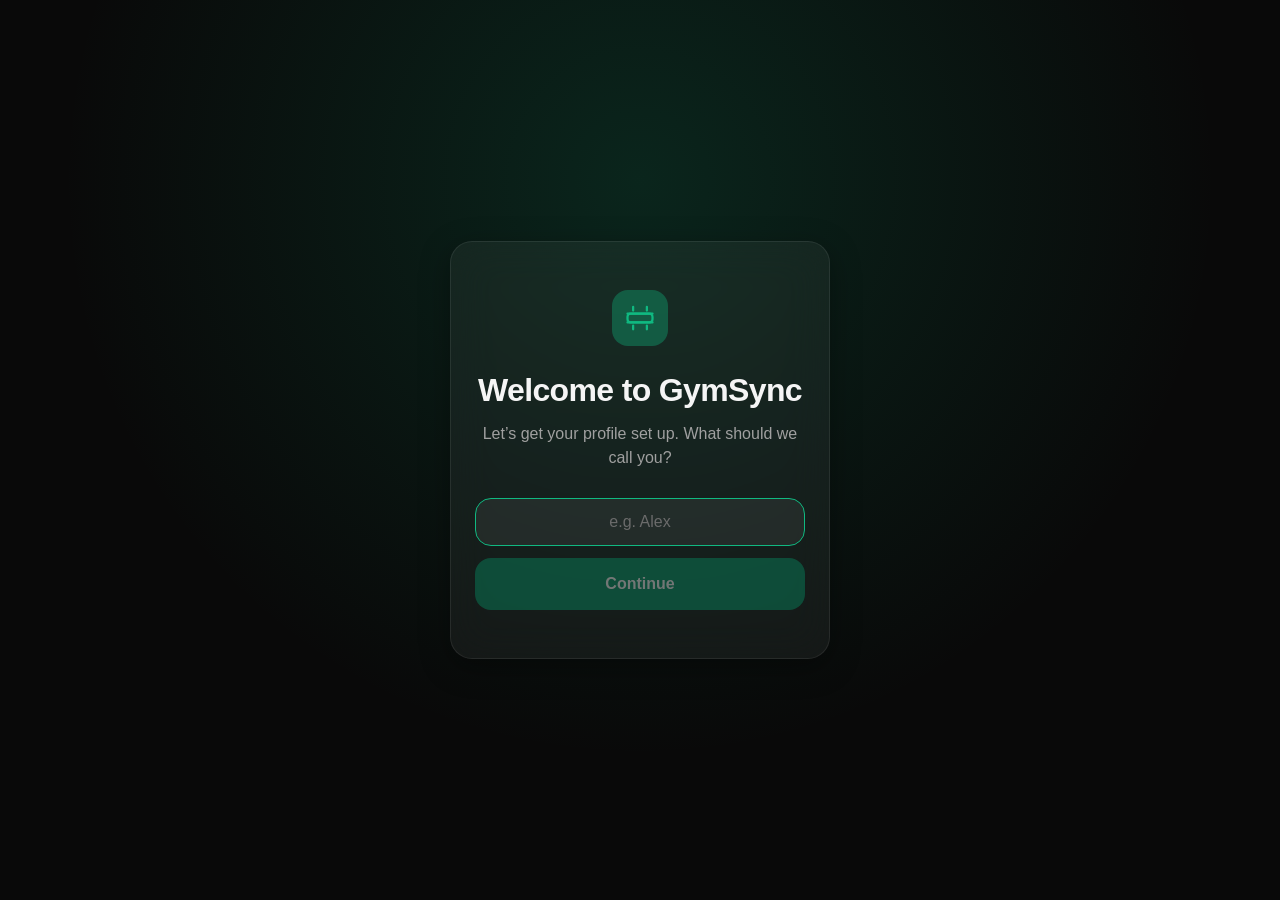
<file: index.html>
<!DOCTYPE html>
<html lang="en">
<head>
  <meta charset="UTF-8" />
  <meta name="viewport" content="width=device-width, initial-scale=1.0, viewport-fit=cover" />
  <meta name="theme-color" content="#090909" />
  <title>GymSync</title>
  <meta name="description" content="GymSync is a free vanilla HTML/CSS/JS fitness tracker: build custom routines, log sets with a rest timer, and watch your progress with personal records and charts. No account needed, your data stays on your device." />
  <meta property="og:title" content="GymSync" />
  <meta property="og:description" content="Free vanilla HTML/CSS/JS fitness tracker: custom routines, set logging with rest timer, personal records and progress charts. No account needed." />
  <meta property="og:type" content="website" />
  <meta property="og:url" content="https://gymsyncs.vercel.app/" />
  <meta name="twitter:card" content="summary" />
  <link rel="icon" type="image/svg+xml" href="assets/logo.svg" />
  <link rel="stylesheet" href="style.css" />
</head>
<body>

  <!-- ============ FIRST LAUNCH ============ -->
  <!-- Shown once, only when no name is saved yet. script.js decides visibility
       synchronously before first paint, so returning users never see a flash. -->
  <div class="onboarding" id="onboarding" hidden>
    <div class="onboarding__card fade-in">
      <span class="onboarding__logo" aria-hidden="true">
        <svg viewBox="0 0 24 24" width="30" height="30" fill="none" xmlns="http://www.w3.org/2000/svg">
          <path d="M6.5 3v3M6.5 18v3M17.5 3v3M17.5 18v3M2 8.5h20M2 15.5h20" stroke="currentColor" stroke-width="1.8" stroke-linecap="round"/>
          <rect x="2" y="8.5" width="20" height="7" rx="2.5" stroke="currentColor" stroke-width="1.8"/>
        </svg>
      </span>

      <h1>Welcome to GymSync</h1>
      <p>Let&rsquo;s get your profile set up. What should we call you?</p>

      <form id="onboardingForm" class="onboarding__form" novalidate>
        <label class="onboarding__label" for="nameInput">Your name</label>
        <input
          class="onboarding__input"
          type="text"
          id="nameInput"
          name="name"
          placeholder="e.g. Alex"
          maxlength="30"
          autocomplete="name"
          autofocus
          required
        />
        <button class="onboarding__button" type="submit" id="continueBtn" disabled>
          Continue
        </button>
      </form>
    </div>
  </div>

  <!-- ============ WORKOUT SUMMARY ============ -->
  <!-- Shown after Finish Workout. Populated and revealed by WorkoutScreen.finishWorkout(). -->
  <div class="summary-overlay" id="workoutSummary" hidden>
    <div class="summary-card fade-in">
      <span class="summary-card__icon" aria-hidden="true">&#127881;</span>
      <h1>Workout Complete!</h1>
      <p class="summary-card__split" id="summarySplit">&mdash;</p>

      <div class="summary-stats">
        <div class="summary-stat">
          <p class="summary-stat__value stat-number" id="summaryDuration">00:00</p>
          <p class="summary-stat__label">Duration</p>
        </div>
        <div class="summary-stat">
          <p class="summary-stat__value stat-number" id="summaryExercises">0/0</p>
          <p class="summary-stat__label">Exercises</p>
        </div>
        <div class="summary-stat">
          <p class="summary-stat__value stat-number" id="summaryCalories">0</p>
          <p class="summary-stat__label">Calories</p>
        </div>
      </div>

      <p class="summary-card__note">Great work &mdash; your progress has been saved.</p>

      <button class="summary-card__done" id="summaryDoneBtn" type="button">Done</button>
    </div>
  </div>

  <!-- App shell: header only shows on desktop sidebar layout -->
  <div class="app">

    <!-- ============ NAVIGATION ============ -->
    <!-- Same markup serves as bottom tab bar on mobile and left sidebar on desktop -->
    <nav class="nav" aria-label="Primary">
      <div class="nav__brand">
        <span class="nav__logo" aria-hidden="true">
          <svg viewBox="0 0 24 24" width="22" height="22" fill="none" xmlns="http://www.w3.org/2000/svg">
            <path d="M6.5 3v3M6.5 18v3M17.5 3v3M17.5 18v3M2 8.5h20M2 15.5h20" stroke="currentColor" stroke-width="1.8" stroke-linecap="round"/>
            <rect x="2" y="8.5" width="20" height="7" rx="2.5" stroke="currentColor" stroke-width="1.8"/>
          </svg>
        </span>
        <span class="nav__brand-text"><a href="https://gymsyncs.vercel.app/"> GymSync</a></span>
      </div>

      <ul class="nav__list" id="navList">
        <li class="nav__item">
          <button class="nav__link is-active" data-view="home" type="button">
            <span class="nav__icon" aria-hidden="true">
              <svg viewBox="0 0 24 24" width="22" height="22" fill="none" xmlns="http://www.w3.org/2000/svg">
                <path d="M4 11.5 12 4l8 7.5" stroke="currentColor" stroke-width="1.8" stroke-linecap="round" stroke-linejoin="round"/>
                <path d="M6 10v9a1 1 0 0 0 1 1h4v-6h2v6h4a1 1 0 0 0 1-1v-9" stroke="currentColor" stroke-width="1.8" stroke-linecap="round" stroke-linejoin="round"/>
              </svg>
            </span>
            <span class="nav__label">Home</span>
          </button>
        </li>
        <li class="nav__item">
          <button class="nav__link" data-view="workout" type="button">
            <span class="nav__icon" aria-hidden="true">
              <svg viewBox="0 0 24 24" width="22" height="22" fill="none" xmlns="http://www.w3.org/2000/svg">
                <path d="M2.5 12h2M19.5 12h2M4.5 12h3M16.5 12h3M7.5 8v8M16.5 8v8" stroke="currentColor" stroke-width="1.8" stroke-linecap="round"/>
              </svg>
            </span>
            <span class="nav__label">Workout</span>
          </button>
        </li>
        <li class="nav__item">
          <button class="nav__link" data-view="history" type="button">
            <span class="nav__icon" aria-hidden="true">
              <svg viewBox="0 0 24 24" width="22" height="22" fill="none" xmlns="http://www.w3.org/2000/svg">
                <path d="M3 12a9 9 0 1 0 3-6.7" stroke="currentColor" stroke-width="1.8" stroke-linecap="round"/>
                <path d="M3 4v4h4" stroke="currentColor" stroke-width="1.8" stroke-linecap="round" stroke-linejoin="round"/>
                <path d="M12 8v4.5l3 2" stroke="currentColor" stroke-width="1.8" stroke-linecap="round" stroke-linejoin="round"/>
              </svg>
            </span>
            <span class="nav__label">History</span>
          </button>
        </li>
        <li class="nav__item">
          <button class="nav__link" data-view="profile" type="button">
            <span class="nav__icon" aria-hidden="true">
              <svg viewBox="0 0 24 24" width="22" height="22" fill="none" xmlns="http://www.w3.org/2000/svg">
                <circle cx="12" cy="8" r="3.4" stroke="currentColor" stroke-width="1.8"/>
                <path d="M4.5 19.5c1.6-3.2 4.4-4.8 7.5-4.8s5.9 1.6 7.5 4.8" stroke="currentColor" stroke-width="1.8" stroke-linecap="round"/>
              </svg>
            </span>
            <span class="nav__label">Profile</span>
          </button>
        </li>

        <!-- Signature element: glowing pill that glides to the active tab -->
        <span class="nav__indicator" id="navIndicator" aria-hidden="true"></span>
      </ul>
    </nav>

    <!-- ============ MAIN CONTENT ============ -->
    <main class="main" id="main">
      <div class="view" id="view-home" data-view-panel="home">
        <!-- Greeting + live date/time -->
        <header class="dash-header fade-in">
          <h1 id="greeting">Welcome back</h1>
          <p class="dash-header__meta">
            <span id="currentDay">&mdash;</span>
            <span class="dash-header__dot" aria-hidden="true">&bull;</span>
            <span id="currentDate">&mdash;</span>
            <span class="dash-header__dot" aria-hidden="true">&bull;</span>
            <span id="liveClock" class="stat-number">&mdash;</span>
          </p>
        </header>

        <!-- Today's split -->
        <section class="card split-card fade-in" id="splitCard">
          <p class="split-card__label">Today&rsquo;s Workout</p>
          <p class="split-card__name" id="splitName">&mdash;</p>
          <p class="split-card__sub" id="splitSub">Loading your split&hellip;</p>
        </section>

        <!-- Quick stats -->
        <section class="stat-grid fade-in">
          <div class="card stat-card">
            <span class="stat-card__icon" aria-hidden="true">🔥</span>
            <p class="stat-card__value stat-number" id="statStreak">0</p>
            <p class="stat-card__label">Day Streak</p>
          </div>
          <div class="card stat-card">
            <span class="stat-card__icon" aria-hidden="true">✅</span>
            <p class="stat-card__value stat-number" id="statCompleted">0/0</p>
            <p class="stat-card__label">This Week</p>
          </div>
          <div class="card stat-card stat-card--wide">
            <span class="stat-card__icon" aria-hidden="true">🕓</span>
            <p class="stat-card__value" id="statLastWorkout">No workouts yet</p>
            <p class="stat-card__label">Last Workout</p>
          </div>
        </section>

        <!-- Motivational quote -->
        <section class="card quote-card fade-in">
          <p class="quote-card__text" id="quoteText">&mdash;</p>
          <p class="quote-card__author" id="quoteAuthor"></p>
        </section>

        <!-- Primary CTA -->
        <button class="start-workout-btn" id="startWorkoutBtn" type="button">
          Start Workout
        </button>
      </div>

      <div class="view" id="view-workout" data-view-panel="workout" hidden>
        <!-- Rest day: no workout scheduled -->
        <div class="card rest-state fade-in" id="workoutRestState" hidden>
          <span class="rest-state__icon" aria-hidden="true">&#127769;</span>
          <h1>Rest Day</h1>
          <p>Nothing scheduled today &mdash; recovery is part of process.</p>
        </div>

        <!-- Active workout -->
        <div id="workoutActiveState">
          <header class="workout-header fade-in">
            <div>
              <p class="workout-header__label" id="workoutSplitLabel">&mdash;</p>
              <h1 id="workoutSplitTitle">Workout</h1>
            </div>
            <div class="workout-timer">
              <span class="workout-timer__dot" aria-hidden="true"></span>
              <span class="workout-timer__value stat-number" id="workoutTimer">00:00</span>
            </div>
          </header>

          <div
            class="progress-track fade-in"
            role="progressbar"
            aria-valuemin="0"
            aria-valuemax="100"
            aria-valuenow="0"
            id="progressTrack"
          >
            <div class="progress-track__fill" id="progressFill" style="width: 0%"></div>
          </div>
          <p class="progress-label" id="progressLabel">0 of 0 exercises completed</p>

          <ul class="exercise-list" id="exerciseList"></ul>

          <button class="finish-workout-btn" id="finishWorkoutBtn" type="button">
            Finish Workout
          </button>
        </div>
      </div>

      <div class="view" id="view-history" data-view-panel="history" hidden>
        <header class="dash-header fade-in">
          <h1>History</h1>
          <p class="dash-header__meta" id="historyMeta">No workouts logged yet</p>
        </header>

        <section class="stat-grid fade-in">
          <div class="card stat-card">
            <span class="stat-card__icon" aria-hidden="true">&#128200;</span>
            <p class="stat-card__value stat-number" id="historyTotalWorkouts">0</p>
            <p class="stat-card__label">Total Workouts</p>
          </div>
          <div class="card stat-card">
            <span class="stat-card__icon" aria-hidden="true">&#128293;</span>
            <p class="stat-card__value stat-number" id="historyStreak">0</p>
            <p class="stat-card__label">Day Streak</p>
          </div>
        </section>

        <ul class="history-list fade-in" id="historyList"></ul>
      </div>

      <div class="view" id="view-profile" data-view-panel="profile" hidden>
        <header class="dash-header fade-in">
          <h1>Profile</h1>
          <p class="dash-header__meta">Manage your name, progress, and data</p>
        </header>

        <section class="card profile-card fade-in">
          <p class="profile-card__label">Your Name</p>
          <form class="profile-name-form" id="profileNameForm" novalidate>
            <input
              type="text"
              id="profileNameInput"
              class="profile-name-form__input"
              maxlength="30"
              autocomplete="name"
            />
            <button class="profile-name-form__save" id="profileNameSaveBtn" type="submit" disabled>
              Save
            </button>
          </form>
          <p class="profile-card__saved-note" id="profileNameSavedNote" hidden>Saved.</p>
        </section>

        <section class="stat-grid fade-in">
          <div class="card stat-card">
            <span class="stat-card__icon" aria-hidden="true">&#128200;</span>
            <p class="stat-card__value stat-number" id="profileTotalWorkouts">0</p>
            <p class="stat-card__label">Total Workouts</p>
          </div>
          <div class="card stat-card">
            <span class="stat-card__icon" aria-hidden="true">&#128293;</span>
            <p class="stat-card__value stat-number" id="profileCurrentStreak">0</p>
            <p class="stat-card__label">Current Streak</p>
          </div>
          <div class="card stat-card stat-card--wide">
            <span class="stat-card__icon" aria-hidden="true">&#127942;</span>
            <p class="stat-card__value stat-number" id="profileBestStreak">0</p>
            <p class="stat-card__label">Best Streak</p>
          </div>
        </section>

        <section class="card danger-card fade-in">
          <p class="danger-card__title">Reset All Data</p>
          <p class="danger-card__desc">
            Permanently clears your name, stats, and workout history from this device.
            This can&rsquo;t be undone.
          </p>
          <button class="danger-card__button" id="resetDataBtn" type="button">Reset All Data</button>
        </section>

        <section class="card credits-card fade-in">
          <div class="credits">
            <p>&copy; 2026 GymSync. All rights reserved.</p>
            <p>Contact Us: <a class="credits__link" href="mailto:contactphoenixfy@gmail.com">contactphoenixfy@gmail.com</a></p>
            <p>Made by <a href="https://instagram.com/nam7sh" target="_blank" class="credits__link">Namish Yadav</a></p>
            <p>
              <a href="https://github.com/p3xz" target="_blank" class="credits__link">GitHub</a> &middot;
              <a href="https://linkedin.com/in/namish-yadav-639769408" target="_blank" class="credits__link">LinkedIn</a> &middot;
              <a href="https://instagram.com/nam7sh" target="_blank" class="credits__link">Instagram</a> &middot;
              <a href="https://namishhh.vercel.app" target="_blank" class="credits__link">Portfolio</a>
            </p>
            <p><a href="privacy.html" class="credits__link">Privacy Policy</a></p>
          </div>
        </section>
      </div>
    </main>

  </div>

  <script src="script.js"></script>
</body>
</html>
</file>
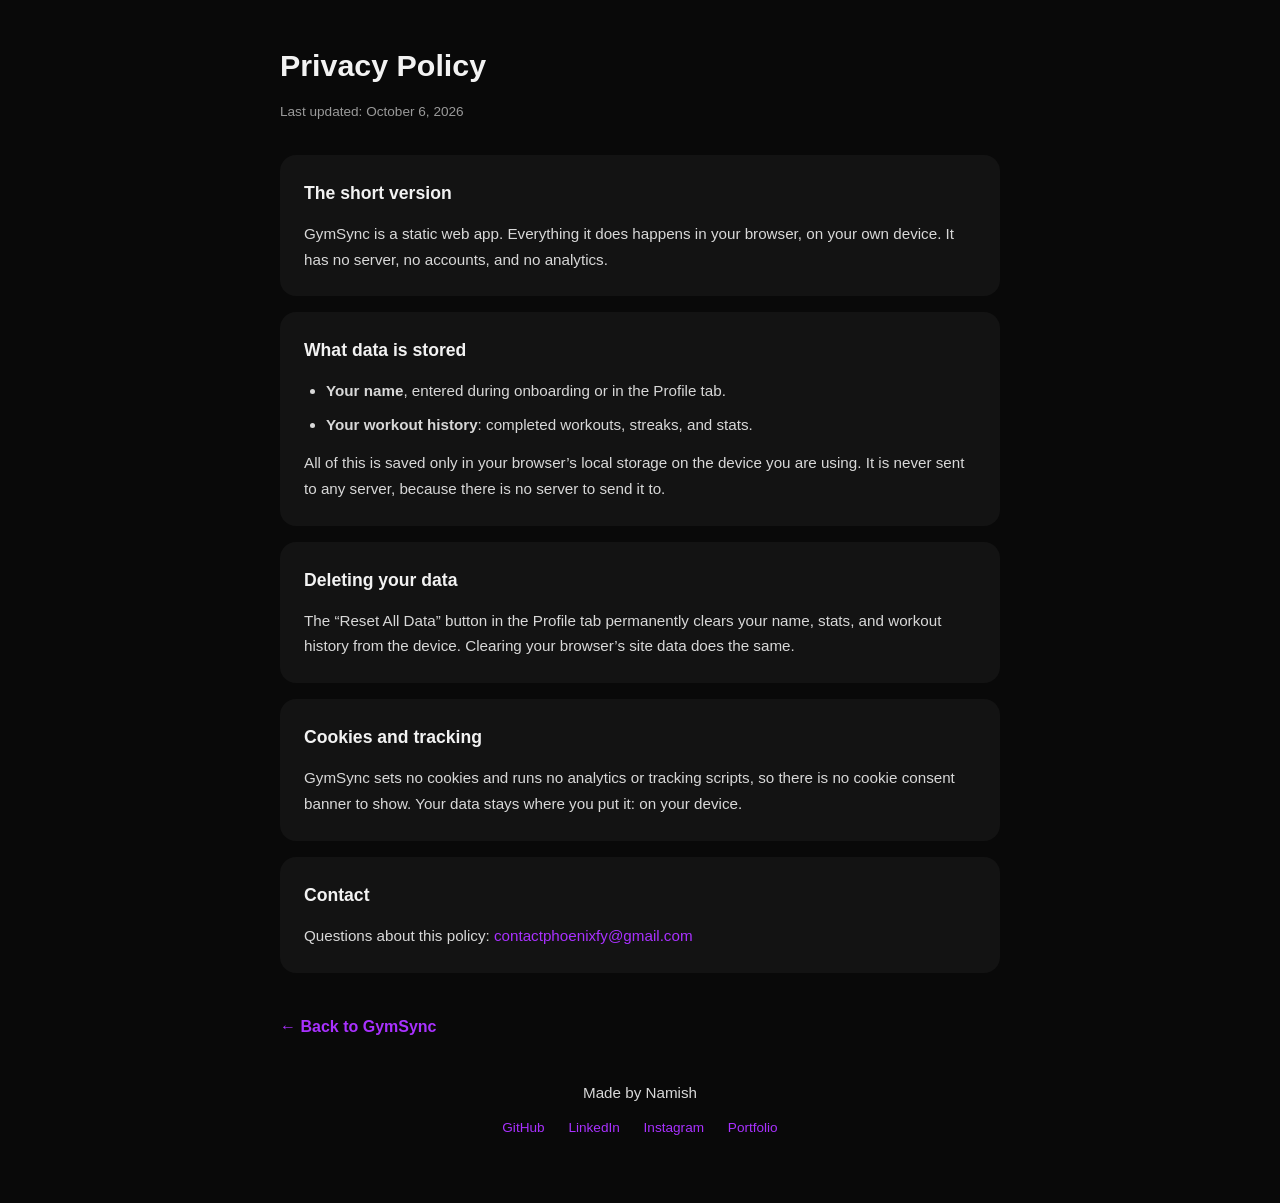
<file: privacy.html>
<!DOCTYPE html>
<html lang="en">
<head>
  <meta charset="UTF-8" />
  <meta name="viewport" content="width=device-width, initial-scale=1.0" />
  <meta name="theme-color" content="#090909" />
  <title>Privacy Policy | GymSync</title>
  <link rel="icon" type="image/svg+xml" href="assets/logo.svg" />
  <style>
    :root { --bg: #090909; --card: #131313; --text: #f2f2f2; --muted: #9a9a9a; --accent: #a931ff; }
    * { box-sizing: border-box; margin: 0; padding: 0; }
    body { background: var(--bg); color: var(--text); font-family: -apple-system, BlinkMacSystemFont, "Segoe UI", Roboto, sans-serif; line-height: 1.7; padding: 40px 20px 64px; }
    main { max-width: 720px; margin: 0 auto; }
    a { color: var(--accent); text-decoration: none; }
    a:hover { text-decoration: underline; }
    h1 { font-size: 1.9rem; margin-bottom: 8px; }
    .updated { color: var(--muted); font-size: 0.85rem; margin-bottom: 32px; }
    section { background: var(--card); border-radius: 16px; padding: 24px; margin-bottom: 16px; }
    h2 { font-size: 1.1rem; margin-bottom: 12px; }
    p, li { font-size: 0.95rem; color: #d8d8d8; }
    ul { padding-left: 22px; }
    li { margin-bottom: 8px; }
    .back { display: inline-block; margin-top: 24px; font-weight: 600; }
    footer { text-align: center; color: var(--muted); font-size: 0.85rem; margin-top: 40px; }
    footer nav { margin-top: 10px; }
    footer nav a { margin: 0 10px; }
  </style>
</head>
<body>
  <main>
    <h1>Privacy Policy</h1>
    <p class="updated">Last updated: October 6, 2026</p>

    <section>
      <h2>The short version</h2>
      <p>GymSync is a static web app. Everything it does happens in your browser, on your own device. It has no server, no accounts, and no analytics.</p>
    </section>

    <section>
      <h2>What data is stored</h2>
      <ul>
        <li><strong>Your name</strong>, entered during onboarding or in the Profile tab.</li>
        <li><strong>Your workout history</strong>: completed workouts, streaks, and stats.</li>
      </ul>
      <p style="margin-top:12px;">All of this is saved only in your browser&rsquo;s local storage on the device you are using. It is never sent to any server, because there is no server to send it to.</p>
    </section>

    <section>
      <h2>Deleting your data</h2>
      <p>The &ldquo;Reset All Data&rdquo; button in the Profile tab permanently clears your name, stats, and workout history from the device. Clearing your browser&rsquo;s site data does the same.</p>
    </section>

    <section>
      <h2>Cookies and tracking</h2>
      <p>GymSync sets no cookies and runs no analytics or tracking scripts, so there is no cookie consent banner to show. Your data stays where you put it: on your device.</p>
    </section>

    <section>
      <h2>Contact</h2>
      <p>Questions about this policy: <a href="mailto:contactphoenixfy@gmail.com">contactphoenixfy@gmail.com</a></p>
    </section>

    <a class="back" href="index.html">&larr; Back to GymSync</a>

    <footer>
      <p>Made by Namish</p>
      <nav>
        <a href="https://github.com/p3xz" target="_blank" rel="noopener noreferrer">GitHub</a>
        <a href="https://linkedin.com/in/namish-yadav-639769408" target="_blank" rel="noopener noreferrer">LinkedIn</a>
        <a href="https://instagram.com/nam7sh" target="_blank" rel="noopener noreferrer">Instagram</a>
        <a href="https://namishhh.vercel.app" target="_blank" rel="noopener noreferrer">Portfolio</a>
      </nav>
    </footer>
  </main>
</body>
</html>
</file>
<file: style.css>
/* ==========================================================================
   GYMSYNC — GLOBAL STYLES
   Phase 1: tokens, reset, typography, layout shell, navigation, animations
   ========================================================================== */

/* ---------- Design Tokens ---------- */
:root {
  /* Surfaces */
  --color-bg: #090909;
  --color-bg-elevated: #0f0f0f;
  --color-card: rgba(255, 255, 255, 0.05);
  --color-card-hover: rgba(255, 255, 255, 0.08);
  --color-border: rgba(255, 255, 255, 0.08);
  --color-border-strong: rgba(255, 255, 255, 0.14);

  /* Text */
  --color-text: #f5f5f5;
  --color-text-secondary: #a0a0a0;
  --color-text-tertiary: #6b6b6b;

  /* Brand */
  --color-primary: #059669;
  --color-primary-strong: #10b981;
  --color-primary-glow: rgba(16, 185, 129, 0.35);
  --color-danger: #e5484d;
  --color-warning: #f5a623;
  --color-credits-accent: #a931ff;

  /* Elevation / glass */
  --blur-glass: blur(20px);
  --shadow-soft: 0 8px 30px rgba(0, 0, 0, 0.35);
  --shadow-card: 0 4px 18px rgba(0, 0, 0, 0.28);

  /* Radii */
  --radius-sm: 10px;
  --radius-md: 16px;
  --radius-lg: 22px;
  --radius-pill: 999px;

  /* Spacing scale */
  --space-1: 4px;
  --space-2: 8px;
  --space-3: 12px;
  --space-4: 16px;
  --space-5: 24px;
  --space-6: 32px;
  --space-7: 48px;

  /* Typography */
  --font-display: -apple-system, BlinkMacSystemFont, "SF Pro Display", "Segoe UI",
    Roboto, Helvetica, Arial, sans-serif;
  --font-body: -apple-system, BlinkMacSystemFont, "SF Pro Text", "Segoe UI", Roboto,
    Helvetica, Arial, sans-serif;

  /* Motion */
  --ease-standard: cubic-bezier(0.2, 0.8, 0.2, 1);
  --duration-fast: 150ms;
  --duration-base: 280ms;
  --duration-slow: 450ms;

  /* Layout */
  --nav-height-mobile: 76px;
  --sidebar-width: 240px;
  --content-max-width: 720px;
}

/* ---------- Reset ---------- */
*,
*::before,
*::after {
  box-sizing: border-box;
  margin: 0;
  padding: 0;
}

html {
  color-scheme: dark;
  -webkit-text-size-adjust: 100%;
  overscroll-behavior-y: contain; /* stops the whole page rubber-banding on iOS/Android */
}

body {
  min-height: 100vh;
  min-height: 100dvh;
  background: var(--color-bg);
  color: var(--color-text);
  font-family: var(--font-body);
  font-size: 16px;
  line-height: 1.5;
  -webkit-font-smoothing: antialiased;
  text-rendering: optimizeLegibility;
  overflow-x: hidden;
}

img,
svg {
  display: block;
  max-width: 100%;
}

button {
  font: inherit;
  color: inherit;
  background: none;
  border: none;
  cursor: pointer;
  touch-action: manipulation; /* kills the old 300ms tap delay + double-tap zoom */
  -webkit-tap-highlight-color: transparent;
}

a {
  color: inherit;
  text-decoration: none;
  touch-action: manipulation;
}

ul {
  list-style: none;
}

/* Respect reduced-motion preferences */
@media (prefers-reduced-motion: reduce) {
  *,
  *::before,
  *::after {
    animation-duration: 0.001ms !important;
    animation-iteration-count: 1 !important;
    transition-duration: 0.001ms !important;
    scroll-behavior: auto !important;
  }
}

/* Visible keyboard focus, always */
:focus-visible {
  outline: 2px solid var(--color-primary-strong);
  outline-offset: 2px;
  border-radius: var(--radius-sm);
}

/* ---------- Typography ---------- */
h1,
h2,
h3 {
  font-family: var(--font-display);
  font-weight: 700;
  letter-spacing: -0.02em;
  color: var(--color-text);
}

h1 {
  font-size: clamp(1.5rem, 1.2rem + 1.4vw, 2rem);
}

h2 {
  font-size: 1.25rem;
}

p {
  color: var(--color-text-secondary);
}

/* Numerical data (stats, weights, timers) reads best tabular + slightly heavier */
.stat-number {
  font-variant-numeric: tabular-nums;
  font-weight: 700;
  letter-spacing: -0.01em;
}

/* ---------- First Launch / Onboarding ---------- */
.onboarding[hidden] {
  display: none;
}

.onboarding {
  position: fixed;
  inset: 0;
  z-index: 1000;
  display: flex;
  align-items: center;
  justify-content: center;
  padding: var(--space-5);
  background: radial-gradient(
    circle at 50% 20%,
    rgba(16, 185, 129, 0.16),
    transparent 60%
  ),
  var(--color-bg);
}

.onboarding__card {
  width: 100%;
  max-width: 380px;
  display: flex;
  flex-direction: column;
  align-items: center;
  text-align: center;
  gap: var(--space-3);
  background: var(--color-card);
  border: 1px solid var(--color-border);
  border-radius: var(--radius-lg);
  padding: var(--space-7) var(--space-5);
  backdrop-filter: var(--blur-glass);
  -webkit-backdrop-filter: var(--blur-glass);
  box-shadow: var(--shadow-soft);
}

.onboarding__logo {
  display: flex;
  align-items: center;
  justify-content: center;
  width: 56px;
  height: 56px;
  border-radius: var(--radius-md);
  color: var(--color-primary-strong);
  background: var(--color-primary-glow);
  margin-bottom: var(--space-2);
}

.onboarding__card p {
  margin-top: calc(var(--space-1) * -1);
  margin-bottom: var(--space-2);
}

.onboarding__form {
  width: 100%;
  display: flex;
  flex-direction: column;
  gap: var(--space-3);
  margin-top: var(--space-2);
}

.onboarding__label {
  position: absolute;
  width: 1px;
  height: 1px;
  overflow: hidden;
  clip: rect(0 0 0 0);
  white-space: nowrap; /* visually hidden but still read by screen readers */
}

.onboarding__input {
  width: 100%;
  padding: 14px var(--space-4);
  font-size: 1rem;
  font-family: var(--font-body);
  color: var(--color-text);
  background: rgba(255, 255, 255, 0.04);
  border: 1px solid var(--color-border-strong);
  border-radius: var(--radius-md);
  text-align: center;
  transition: border-color var(--duration-base) var(--ease-standard),
    background var(--duration-base) var(--ease-standard);
}

.onboarding__input::placeholder {
  color: var(--color-text-tertiary);
}

.onboarding__input:focus {
  outline: none;
  border-color: var(--color-primary-strong);
  background: rgba(255, 255, 255, 0.06);
}

.onboarding__button {
  width: 100%;
  padding: 14px var(--space-4);
  font-size: 1rem;
  font-weight: 600;
  color: #ffffff;
  background: var(--color-primary);
  border-radius: var(--radius-md);
  box-shadow: 0 6px 20px rgba(16, 185, 129, 0.3);
  transition: background var(--duration-base) var(--ease-standard),
    transform var(--duration-fast) var(--ease-standard),
    box-shadow var(--duration-base) var(--ease-standard),
    opacity var(--duration-base) var(--ease-standard);
}

.onboarding__button:not(:disabled):hover {
  background: var(--color-primary-strong);
}

.onboarding__button:not(:disabled):active {
  transform: scale(0.97);
}

.onboarding__button:disabled {
  opacity: 0.4;
  cursor: not-allowed;
  box-shadow: none;
}

/* Exit transition: fades + lifts away once a name has been submitted */
.onboarding.is-leaving {
  opacity: 0;
  pointer-events: none;
  transition: opacity var(--duration-slow) var(--ease-standard);
}

.onboarding.is-leaving .onboarding__card {
  transform: scale(0.96);
  transition: transform var(--duration-slow) var(--ease-standard);
}

/* ---------- Workout Summary / Congratulations ---------- */
.summary-overlay[hidden] {
  display: none;
}

.summary-overlay {
  position: fixed;
  inset: 0;
  z-index: 1000;
  display: flex;
  align-items: center;
  justify-content: center;
  padding: var(--space-5);
  background: radial-gradient(
    circle at 50% 20%,
    rgba(16, 185, 129, 0.18),
    transparent 60%
  ),
  var(--color-bg);
}

.summary-card {
  width: 100%;
  max-width: 380px;
  display: flex;
  flex-direction: column;
  align-items: center;
  text-align: center;
  gap: var(--space-2);
  background: var(--color-card);
  border: 1px solid var(--color-border);
  border-radius: var(--radius-lg);
  padding: var(--space-7) var(--space-5);
  backdrop-filter: var(--blur-glass);
  -webkit-backdrop-filter: var(--blur-glass);
  box-shadow: var(--shadow-soft);
}

.summary-card__icon {
  font-size: 2.25rem;
  margin-bottom: var(--space-1);
}

.summary-card__split {
  color: var(--color-primary-strong);
  font-weight: 600;
  letter-spacing: 0.02em;
  text-transform: uppercase;
  font-size: 0.85rem;
  margin-bottom: var(--space-3);
}

.summary-stats {
  width: 100%;
  display: grid;
  grid-template-columns: repeat(3, 1fr);
  gap: var(--space-2);
  margin: var(--space-2) 0 var(--space-4);
}

.summary-stat {
  padding: var(--space-3) var(--space-2);
  background: rgba(255, 255, 255, 0.03);
  border: 1px solid var(--color-border);
  border-radius: var(--radius-md);
}

.summary-stat__value {
  font-size: 1.1rem;
  color: var(--color-text);
}

.summary-stat__label {
  margin-top: 4px;
  font-size: 0.68rem;
  color: var(--color-text-tertiary);
  text-transform: uppercase;
  letter-spacing: 0.03em;
}

.summary-card__note {
  font-size: 0.88rem;
  color: var(--color-text-secondary);
  margin-bottom: var(--space-3);
}

.summary-card__done {
  width: 100%;
  padding: 14px var(--space-4);
  font-size: 1rem;
  font-weight: 600;
  color: #ffffff;
  background: var(--color-primary);
  border-radius: var(--radius-md);
  box-shadow: 0 6px 20px rgba(16, 185, 129, 0.3);
  transition: background var(--duration-base) var(--ease-standard),
    transform var(--duration-fast) var(--ease-standard);
}

.summary-card__done:hover {
  background: var(--color-primary-strong);
}

.summary-card__done:active {
  transform: scale(0.97);
}

/* ---------- App Shell ---------- */
.app {
  display: flex;
  flex-direction: column;
  min-height: 100vh;
  min-height: 100dvh;
}

.main {
  flex: 1;
  width: 100%;
  max-width: var(--content-max-width);
  margin-inline: auto;
  padding: var(--space-5) var(--space-4)
    calc(var(--nav-height-mobile) + var(--space-5));
}

/* ---------- Navigation: Mobile bottom tab bar ---------- */
.nav {
  position: fixed;
  left: 0;
  right: 0;
  bottom: 0;
  z-index: 100;
  background: rgba(15, 15, 15, 0.72);
  backdrop-filter: var(--blur-glass);
  -webkit-backdrop-filter: var(--blur-glass);
  border-top: 1px solid var(--color-border);
}

.nav__brand {
  display: none; /* shown only in sidebar layout */
}

.nav__list {
  position: relative;
  display: flex;
  align-items: center;
  justify-content: space-around;
  height: var(--nav-height-mobile);
  padding: 0 var(--space-2);
  padding-bottom: env(safe-area-inset-bottom, 0);
}

.nav__link {
  position: relative;
  z-index: 2;
  display: flex;
  flex-direction: column;
  align-items: center;
  justify-content: center;
  gap: var(--space-1);
  width: 64px;
  padding: var(--space-2) 0;
  color: var(--color-text-tertiary);
  transition: color var(--duration-base) var(--ease-standard),
    transform var(--duration-fast) var(--ease-standard);
}

.nav__link:active {
  transform: scale(0.92);
}

.nav__link.is-active {
  color: var(--color-primary-strong);
}

.nav__icon svg {
  transition: transform var(--duration-base) var(--ease-standard);
}

.nav__link.is-active .nav__icon svg {
  transform: translateY(-1px);
}

.nav__label {
  font-size: 0.68rem;
  font-weight: 600;
  letter-spacing: 0.01em;
}

/* Signature element: soft glowing pill gliding under the active icon */
.nav__indicator {
  position: absolute;
  z-index: 1;
  top: 6px;
  left: 0;
  width: 64px;
  height: calc(100% - 12px);
  border-radius: var(--radius-md);
  background: var(--color-primary-glow);
  box-shadow: 0 0 24px 2px var(--color-primary-glow);
  opacity: 0; /* hidden until JS has measured + placed it once, avoids wrong-spot flash */
  will-change: transform;
  transition: transform var(--duration-slow) var(--ease-standard),
    opacity var(--duration-base) var(--ease-standard);
  pointer-events: none;
}

.nav__indicator.is-ready {
  opacity: 1;
}

/* ---------- Main content views ---------- */
.view {
  animation: view-enter var(--duration-slow) var(--ease-standard);
}

.placeholder-card {
  background: var(--color-card);
  border: 1px solid var(--color-border);
  border-radius: var(--radius-lg);
  padding: var(--space-6) var(--space-5);
  backdrop-filter: var(--blur-glass);
  -webkit-backdrop-filter: var(--blur-glass);
  box-shadow: var(--shadow-card);
}

.placeholder-card h1 {
  margin-bottom: var(--space-2);
}

/* ---------- Home Dashboard ---------- */
.dash-header {
  margin-bottom: var(--space-5);
}

.dash-header__meta {
  display: flex;
  align-items: center;
  gap: var(--space-2);
  margin-top: var(--space-1);
  font-size: 0.9rem;
  color: var(--color-text-secondary);
}

.dash-header__dot {
  color: var(--color-text-tertiary);
  font-size: 0.6rem;
}

/* Today's split — the hero card of the dashboard */
.split-card {
  padding: var(--space-6) var(--space-5);
  margin-bottom: var(--space-4);
  text-align: center;
  background: linear-gradient(160deg, var(--color-card), rgba(16, 185, 129, 0.08));
}

.split-card__label {
  font-size: 0.8rem;
  font-weight: 600;
  letter-spacing: 0.06em;
  text-transform: uppercase;
  color: var(--color-text-tertiary);
  margin-bottom: var(--space-2);
}

.split-card__name {
  font-family: var(--font-display);
  font-size: clamp(2.25rem, 1.8rem + 2vw, 3rem);
  font-weight: 800;
  letter-spacing: -0.03em;
  color: var(--color-primary-strong);
  line-height: 1.1;
}

.split-card__sub {
  margin-top: var(--space-1);
  color: var(--color-text-secondary);
  font-size: 0.95rem;
}

/* Rest day gets a calmer, muted treatment instead of the workout accent */
.split-card.is-rest {
  background: var(--color-card);
}

.split-card.is-rest .split-card__name {
  color: var(--color-text-secondary);
}

/* Quick stats */
.stat-grid {
  display: grid;
  grid-template-columns: 1fr 1fr;
  gap: var(--space-3);
  margin-bottom: var(--space-4);
}

.stat-card {
  padding: var(--space-4);
  text-align: center;
}

.stat-card--wide {
  grid-column: 1 / -1;
}

.stat-card__icon {
  font-size: 1.3rem;
  display: block;
  margin-bottom: var(--space-2);
}

.stat-card__value {
  font-size: 1.15rem;
  font-weight: 700;
  color: var(--color-text);
  word-break: break-word;
}

.stat-card__label {
  margin-top: var(--space-1);
  font-size: 0.75rem;
  color: var(--color-text-tertiary);
  text-transform: uppercase;
  letter-spacing: 0.04em;
}

.stat-card__value.is-updated {
  animation: value-pulse 420ms var(--ease-standard);
}

@keyframes value-pulse {
  0% { transform: scale(1); }
  50% { transform: scale(1.12); color: var(--color-primary-strong); }
  100% { transform: scale(1); }
}

/* Motivational quote */
.quote-card {
  padding: var(--space-5);
  margin-bottom: var(--space-5);
  border-left: 3px solid var(--color-primary-strong);
  border-radius: var(--radius-md);
}

.quote-card__text {
  font-style: italic;
  color: var(--color-text);
  line-height: 1.5;
}

.quote-card__author {
  margin-top: var(--space-2);
  font-size: 0.85rem;
  color: var(--color-text-tertiary);
}

/* Primary CTA */
.start-workout-btn {
  width: 100%;
  padding: 18px var(--space-5);
  font-size: 1.05rem;
  font-weight: 700;
  letter-spacing: -0.01em;
  color: #ffffff;
  background: var(--color-primary);
  border-radius: var(--radius-md);
  box-shadow: 0 10px 30px rgba(16, 185, 129, 0.35);
  transition: background var(--duration-base) var(--ease-standard),
    transform var(--duration-fast) var(--ease-standard),
    box-shadow var(--duration-base) var(--ease-standard);
}

.start-workout-btn:hover {
  background: var(--color-primary-strong);
}

.start-workout-btn:active {
  transform: scale(0.98);
}

.start-workout-btn.is-rest {
  background: var(--color-card);
  color: var(--color-text-secondary);
  box-shadow: none;
  border: 1px solid var(--color-border-strong);
}

.start-workout-btn.is-rest:hover {
  background: var(--color-card-hover);
}

/* ---------- Workout Screen ---------- */
.rest-state {
  text-align: center;
  padding: var(--space-7) var(--space-5);
}

.rest-state__icon {
  font-size: 2rem;
  display: block;
  margin-bottom: var(--space-3);
}

.rest-state p {
  margin-top: var(--space-1);
}

.workout-header {
  display: flex;
  align-items: flex-start;
  justify-content: space-between;
  gap: var(--space-3);
  margin-bottom: var(--space-4);
}

.workout-header__label {
  font-size: 0.8rem;
  font-weight: 600;
  letter-spacing: 0.06em;
  text-transform: uppercase;
  color: var(--color-primary-strong);
  margin-bottom: var(--space-1);
}

.workout-timer {
  display: flex;
  align-items: center;
  gap: var(--space-2);
  padding: var(--space-2) var(--space-3);
  background: var(--color-card);
  border: 1px solid var(--color-border);
  border-radius: var(--radius-pill);
  flex-shrink: 0;
}

.workout-timer__dot {
  width: 8px;
  height: 8px;
  border-radius: 50%;
  background: var(--color-primary-strong);
  box-shadow: 0 0 8px 1px var(--color-primary-glow);
  animation: pulse-dot 2s var(--ease-standard) infinite;
}

@keyframes pulse-dot {
  0%, 100% { opacity: 1; }
  50% { opacity: 0.35; }
}

.workout-timer__value {
  font-size: 0.95rem;
  color: var(--color-text);
}

/* Progress bar */
.progress-track {
  width: 100%;
  height: 8px;
  border-radius: var(--radius-pill);
  background: var(--color-card);
  border: 1px solid var(--color-border);
  overflow: hidden;
  margin-bottom: var(--space-2);
}

.progress-track__fill {
  height: 100%;
  background: linear-gradient(90deg, var(--color-primary), var(--color-primary-strong));
  border-radius: var(--radius-pill);
  transition: width var(--duration-slow) var(--ease-standard);
}

.progress-label {
  font-size: 0.85rem;
  color: var(--color-text-tertiary);
  margin-bottom: var(--space-5);
}

/* Exercise list */
.exercise-list {
  display: flex;
  flex-direction: column;
  gap: var(--space-3);
  margin-bottom: var(--space-5);
}

.exercise-card {
  padding: var(--space-4);
  transition: opacity var(--duration-base) var(--ease-standard);
}

.exercise-card__top {
  display: flex;
  align-items: flex-start;
  justify-content: space-between;
  gap: var(--space-3);
}

.exercise-card__name {
  font-weight: 600;
  color: var(--color-text);
  transition: color var(--duration-base) var(--ease-standard),
    text-decoration-color var(--duration-base) var(--ease-standard);
}

.exercise-card__target {
  margin-top: 2px;
  font-size: 0.82rem;
  color: var(--color-text-tertiary);
}

.exercise-card__inputs {
  display: grid;
  grid-template-columns: 1fr 2fr;
  gap: var(--space-3);
  margin-top: var(--space-4);
}

.exercise-card__inputs label {
  display: flex;
  flex-direction: column;
  gap: 6px;
  font-size: 0.72rem;
  font-weight: 600;
  letter-spacing: 0.03em;
  text-transform: uppercase;
  color: var(--color-text-tertiary);
}

.exercise-card__inputs input {
  width: 100%;
  padding: 10px var(--space-3);
  font-size: 1rem; /* iOS Safari zooms the page on focus if an input is under 16px */
  font-family: var(--font-body);
  color: var(--color-text);
  background: rgba(255, 255, 255, 0.04);
  border: 1px solid var(--color-border-strong);
  border-radius: var(--radius-sm);
  transition: border-color var(--duration-base) var(--ease-standard);
}

.exercise-card__inputs input::placeholder {
  color: var(--color-text-tertiary);
}

.exercise-card__inputs input:focus {
  outline: none;
  border-color: var(--color-primary-strong);
}

/* Custom checkbox: real input for a11y, visually hidden; a styled label stands in */
.exercise-card__checkbox {
  position: absolute;
  width: 1px;
  height: 1px;
  overflow: hidden;
  clip: rect(0 0 0 0);
}

.exercise-card__check-visual {
  display: flex;
  align-items: center;
  justify-content: center;
  width: 30px;
  height: 30px;
  flex-shrink: 0;
  border-radius: 50%;
  border: 1.5px solid var(--color-border-strong);
  color: transparent;
  cursor: pointer;
  transition: background var(--duration-base) var(--ease-standard),
    border-color var(--duration-base) var(--ease-standard),
    color var(--duration-base) var(--ease-standard),
    transform var(--duration-fast) var(--ease-standard);
}

.exercise-card__check-visual:active {
  transform: scale(0.9);
}

.exercise-card__checkbox:checked + .exercise-card__check-visual {
  background: var(--color-primary);
  border-color: var(--color-primary);
  color: #ffffff;
}

.exercise-card__checkbox:focus-visible + .exercise-card__check-visual {
  outline: 2px solid var(--color-primary-strong);
  outline-offset: 2px;
}

.exercise-card__check-visual.is-popping {
  animation: check-pop 320ms var(--ease-standard);
}

@keyframes check-pop {
  0% { transform: scale(1); }
  45% { transform: scale(1.3); }
  100% { transform: scale(1); }
}

/* Completed state: dims the card and strikes the exercise name */
.exercise-card:has(.exercise-card__checkbox:checked) {
  opacity: 0.6;
}

.exercise-card:has(.exercise-card__checkbox:checked) .exercise-card__name {
  text-decoration: line-through;
  text-decoration-color: var(--color-text-tertiary);
}

/* Finish Workout */
.finish-workout-btn {
  width: 100%;
  padding: 18px var(--space-5);
  font-size: 1.05rem;
  font-weight: 700;
  letter-spacing: -0.01em;
  color: #ffffff;
  background: var(--color-primary);
  border-radius: var(--radius-md);
  box-shadow: 0 10px 30px rgba(16, 185, 129, 0.35);
  transition: background var(--duration-base) var(--ease-standard),
    transform var(--duration-fast) var(--ease-standard),
    opacity var(--duration-base) var(--ease-standard);
}

.finish-workout-btn:hover {
  background: var(--color-primary-strong);
}

.finish-workout-btn:active {
  transform: scale(0.98);
}

.finish-workout-btn:disabled {
  opacity: 0.5;
  cursor: not-allowed;
}

.finish-banner {
  margin-top: var(--space-4);
  padding: var(--space-4);
  text-align: center;
  background: var(--color-primary-glow);
  border: 1px solid var(--color-border-strong);
  border-radius: var(--radius-md);
}

.finish-banner p {
  color: var(--color-text);
  font-weight: 600;
}

/* ---------- History ---------- */
.history-list {
  display: flex;
  flex-direction: column;
  gap: var(--space-3);
  margin-top: var(--space-4);
}

.history-empty {
  padding: var(--space-6) var(--space-5);
  text-align: center;
  color: var(--color-text-tertiary);
}

.history-card {
  padding: 0;
  overflow: hidden;
}

.history-card__summary {
  width: 100%;
  display: flex;
  align-items: center;
  justify-content: space-between;
  gap: var(--space-3);
  padding: var(--space-4);
  text-align: left;
}

.history-card__left {
  display: flex;
  align-items: baseline;
  gap: var(--space-3);
  min-width: 0;
}

.history-card__split {
  font-weight: 700;
  color: var(--color-primary-strong);
  letter-spacing: 0.02em;
}

.history-card__date {
  font-size: 0.85rem;
  color: var(--color-text-tertiary);
  white-space: nowrap;
}

.history-card__right {
  display: flex;
  align-items: center;
  gap: var(--space-3);
  flex-shrink: 0;
}

.history-card__meta {
  font-size: 0.82rem;
  color: var(--color-text-secondary);
  white-space: nowrap;
}

.history-card__chevron {
  display: inline-block;
  color: var(--color-text-tertiary);
  transition: transform var(--duration-base) var(--ease-standard);
}

.history-card__summary[aria-expanded='true'] .history-card__chevron {
  transform: rotate(180deg);
}

.history-card__details {
  padding: 0 var(--space-4) var(--space-4);
  border-top: 1px solid var(--color-border);
  display: flex;
  flex-direction: column;
  gap: var(--space-2);
}

.history-card__details[hidden] {
  display: none;
}

.history-card__exercise {
  display: flex;
  align-items: baseline;
  justify-content: space-between;
  gap: var(--space-3);
  padding-top: var(--space-3);
  font-size: 0.9rem;
}

.history-card__exercise-name {
  color: var(--color-text);
}

.history-card__exercise-status {
  margin-left: var(--space-1);
  color: var(--color-primary-strong);
}

.history-card__exercise-meta {
  color: var(--color-text-tertiary);
  font-size: 0.82rem;
  text-align: right;
  white-space: nowrap;
}

/* ---------- Profile ---------- */
.profile-card,
.danger-card,
.credits-card {
  padding: var(--space-5);
  margin-bottom: var(--space-4);
}

.profile-card__label {
  font-size: 0.8rem;
  font-weight: 600;
  letter-spacing: 0.06em;
  text-transform: uppercase;
  color: var(--color-text-tertiary);
  margin-bottom: var(--space-3);
}

.profile-name-form {
  display: flex;
  gap: var(--space-2);
}

.profile-name-form__input {
  flex: 1;
  min-width: 0;
  padding: 12px var(--space-3);
  font-size: 1rem;
  font-family: var(--font-body);
  color: var(--color-text);
  background: rgba(255, 255, 255, 0.04);
  border: 1px solid var(--color-border-strong);
  border-radius: var(--radius-sm);
  transition: border-color var(--duration-base) var(--ease-standard);
}

.profile-name-form__input:focus {
  outline: none;
  border-color: var(--color-primary-strong);
}

.profile-name-form__save {
  flex-shrink: 0;
  padding: 12px var(--space-4);
  font-weight: 600;
  color: #ffffff;
  background: var(--color-primary);
  border-radius: var(--radius-sm);
  transition: background var(--duration-base) var(--ease-standard),
    opacity var(--duration-base) var(--ease-standard),
    transform var(--duration-fast) var(--ease-standard);
}

.profile-name-form__save:hover:not(:disabled) {
  background: var(--color-primary-strong);
}

.profile-name-form__save:active:not(:disabled) {
  transform: scale(0.96);
}

.profile-name-form__save:disabled {
  opacity: 0.4;
  cursor: not-allowed;
}

.profile-card__saved-note {
  margin-top: var(--space-2);
  font-size: 0.82rem;
  color: var(--color-primary-strong);
}

.profile-card__saved-note[hidden] {
  display: none;
}

/* Danger zone: same card shape, tinted red border instead of a new component */
.danger-card {
  border-color: rgba(229, 72, 77, 0.25);
}

.danger-card__title {
  font-weight: 600;
  color: var(--color-danger);
  margin-bottom: var(--space-1);
}

.danger-card__desc {
  font-size: 0.85rem;
  color: var(--color-text-secondary);
  margin-bottom: var(--space-3);
}

.danger-card__button {
  width: 100%;
  padding: 12px var(--space-4);
  font-weight: 600;
  color: var(--color-danger);
  background: rgba(229, 72, 77, 0.1);
  border: 1px solid rgba(229, 72, 77, 0.35);
  border-radius: var(--radius-md);
  transition: background var(--duration-base) var(--ease-standard);
}

.danger-card__button:hover {
  background: rgba(229, 72, 77, 0.18);
}

/* ---------- Profile credits ---------- */
.credits {
  display: flex;
  flex-direction: column;
  gap: var(--space-1);
}

.credits p {
  font-size: 0.85rem;
  color: var(--color-text-tertiary);
}

.credits__link {
  color: var(--color-credits-accent);
  transition: opacity var(--duration-fast) var(--ease-standard);
}

.credits__link:hover {
  opacity: 0.8;
  text-decoration: underline;
}

.credits__highlight {
  color: var(--color-credits-accent);
  font-weight: 600;
}

/* ---------- Shared card / glass utility (used by later phases) ---------- */
.card {
  background: var(--color-card);
  border: 1px solid var(--color-border);
  border-radius: var(--radius-lg);
  box-shadow: var(--shadow-card);
  transition: background var(--duration-base) var(--ease-standard),
    border-color var(--duration-base) var(--ease-standard),
    transform var(--duration-base) var(--ease-standard);
}

.card:hover {
  background: var(--color-card-hover);
  border-color: var(--color-border-strong);
  transform: translateY(-2px);
}

/* ---------- Animations ---------- */
@keyframes view-enter {
  from {
    opacity: 0;
    transform: translateY(8px);
  }
  to {
    opacity: 1;
    transform: translateY(0);
  }
}

.fade-in {
  animation: fade-in var(--duration-slow) var(--ease-standard) both;
}

@keyframes fade-in {
  from {
    opacity: 0;
    transform: scale(0.98);
  }
  to {
    opacity: 1;
    transform: scale(1);
  }
}

/* ==========================================================================
   RESPONSIVE — DESKTOP SIDEBAR LAYOUT
   Same nav markup pivots from a bottom tab bar to a left sidebar.
   ========================================================================== */
@media (min-width: 900px) {
  .app {
    flex-direction: row;
  }

  .nav {
    position: fixed;
    top: 0;
    left: 0;
    bottom: 0;
    right: auto;
    width: var(--sidebar-width);
    height: 100vh;
    border-top: none;
    border-right: 1px solid var(--color-border);
    display: flex;
    flex-direction: column;
    padding: var(--space-5) var(--space-4);
  }

  .nav__brand {
    display: flex;
    align-items: center;
    gap: var(--space-3);
    color: var(--color-text);
    padding: 0 var(--space-2);
    margin-bottom: var(--space-6);
  }

  .nav__logo {
    display: flex;
    color: var(--color-primary-strong);
  }

  .nav__brand-text {
    font-family: var(--font-display);
    font-weight: 700;
    font-size: 1.05rem;
    letter-spacing: -0.01em;
  }

  .nav__list {
    position: relative;
    flex-direction: column;
    align-items: stretch;
    justify-content: flex-start;
    height: auto;
    gap: var(--space-1);
    padding: 0;
  }

  .nav__item {
    width: 100%;
  }

  .nav__link {
    flex-direction: row;
    justify-content: flex-start;
    width: 100%;
    gap: var(--space-3);
    padding: var(--space-3) var(--space-3);
    border-radius: var(--radius-md);
  }

  .nav__label {
    font-size: 0.9rem;
  }

  .nav__link.is-active .nav__icon svg {
    transform: none;
  }

  /* Indicator becomes a full-width row highlight behind the active link */
  .nav__indicator {
    left: 0;
    top: 0;
    width: 100%;
    height: 46px;
    transform: translateY(0);
    transition: transform var(--duration-slow) var(--ease-standard);
  }

  .main {
    margin-inline: 0;
    margin-left: var(--sidebar-width);
    max-width: none;
    padding: var(--space-7) var(--space-6);
  }

  .main > .view {
    max-width: var(--content-max-width);
    margin-inline: auto;
  }
}
</file>
